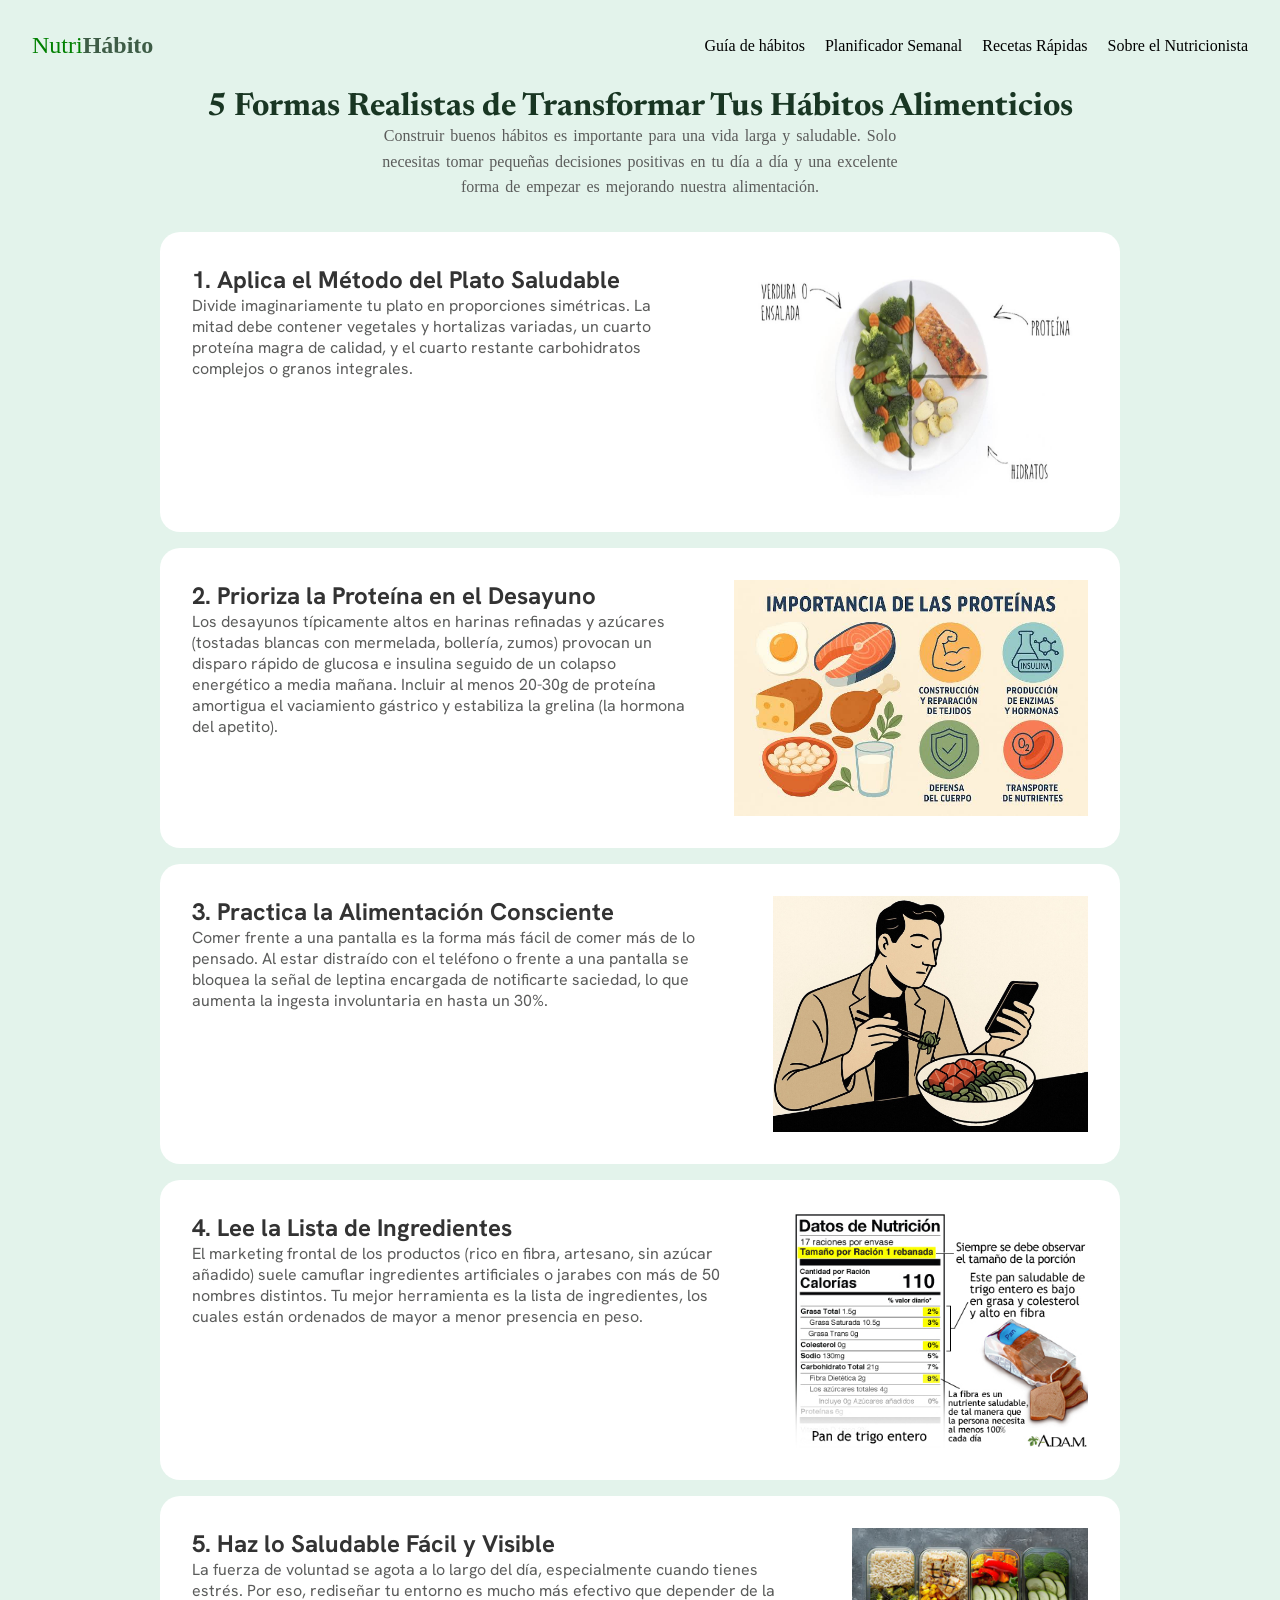
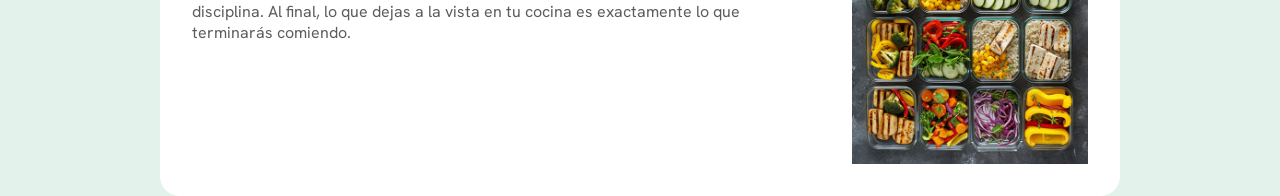
<file: index.html>
<!DOCTYPE html>
<html lang="en">
    
<style>
    @import url('https://fonts.googleapis.com/css2?family=Great+Vibes&family=Hanken+Grotesk:ital,wght@0,100..900;1,100..900&display=swap');
    @import url('https://fonts.googleapis.com/css2?family=Great+Vibes&family=Hanken+Grotesk:ital,wght@0,100..900;1,100..900&family=Newsreader:ital,opsz,wght@0,6..72,200..800;1,6..72,200..800&display=swap');
</style>
<head>
    <meta charset="UTF-8">
    <meta name="viewport" content="width=device-width, initial-scale=1.0">
    <link href="alimentacion_sana.css" rel="stylesheet" />
    <title>Alimentación Sana</title>
</head>

<body>
    <header>
        <p id="logo_tipo">Nutri<span>Hábito</p>
        </p>
        <nav>
            <a href="">Guía de hábitos</a>
            <a href="">Planificador Semanal</a>
            <a href="">Recetas Rápidas</a>
            <a href="">Sobre el Nutricionista</a>
        </nav>
    </header>
    <div id="titulo_pagina">
        <h1>5 Formas Realistas de Transformar Tus Hábitos Alimenticios</h1>
        <p>
            Construir buenos hábitos es importante para una vida larga y saludable. Solo necesitas tomar pequeñas decisiones
            positivas en tu día a día y una excelente forma de empezar es mejorando nuestra alimentación.
    </div>
    <div id="contenido_principal">
        <article class="articulos">
            <div>
                <h2>1. Aplica el Método del Plato Saludable</h2>
                <p>
                    Divide imaginariamente tu plato en proporciones simétricas.
                    La mitad debe contener vegetales y hortalizas variadas, un cuarto proteína magra de calidad, y el cuarto restante
                    carbohidratos complejos o granos integrales.
                </p>
            </div>
            <img src="./Imagenes/metodo_plato_saludable.jpg"/>
        </article>
        <article class="articulos">
            <div>
                <h2>2. Prioriza la Proteína en el Desayuno</h2>
                <p>
                    Los desayunos típicamente altos en harinas refinadas y azúcares (tostadas blancas con mermelada, bollería, zumos) 
                    provocan un disparo rápido de glucosa e insulina seguido de un colapso energético a media mañana. Incluir al 
                    menos 20-30g de proteína amortigua el vaciamiento gástrico y estabiliza la grelina (la hormona del apetito).
                </p>
            </div>
            <img src="./Imagenes/importancia_proteinas.jpg"/>
        </article>
        <article class="articulos">
            <div>
                <h2>3. Practica la Alimentación Consciente</h2>
                <p>
                    Comer frente a una pantalla es la forma más fácil de comer más de lo pensado.
                    Al estar distraído con el teléfono o frente a una pantalla se bloquea la señal de leptina encargada de notificarte saciedad, 
                    lo que aumenta la ingesta involuntaria en hasta un 30%. 
                </p>
            </div>
            <img src="./Imagenes/comer_con_pantalla.jpeg"/>
        </article>
        <article class="articulos">
            <div>
                <h2>4. Lee la Lista de Ingredientes</h2>
                <p>
                     El marketing frontal de los productos (rico en fibra, artesano, sin azúcar añadido) suele camuflar ingredientes artificiales o 
                     jarabes con más de 50 nombres distintos. Tu mejor herramienta es la lista de ingredientes, los cuales están ordenados de mayor a menor presencia en peso. 
                </p>
            </div>
            <img src="./Imagenes/leer_lista_ingredientes.jpg"/>
        </article>
        <article class="articulos">
            <div>
                <h2>5. Haz lo Saludable Fácil y Visible</h2>
                <p>
                     La fuerza de voluntad se agota a lo largo del día, 
                     especialmente cuando tienes estrés. Por eso, rediseñar tu entorno es mucho más efectivo que 
                     depender de la disciplina. Al final, lo que dejas a la vista en tu cocina es exactamente lo que terminarás comiendo.
            </div>
            <img src="./Imagenes/comida_visible.jpg"/>
        </article>
    </div>
</body>

</html>
</file>
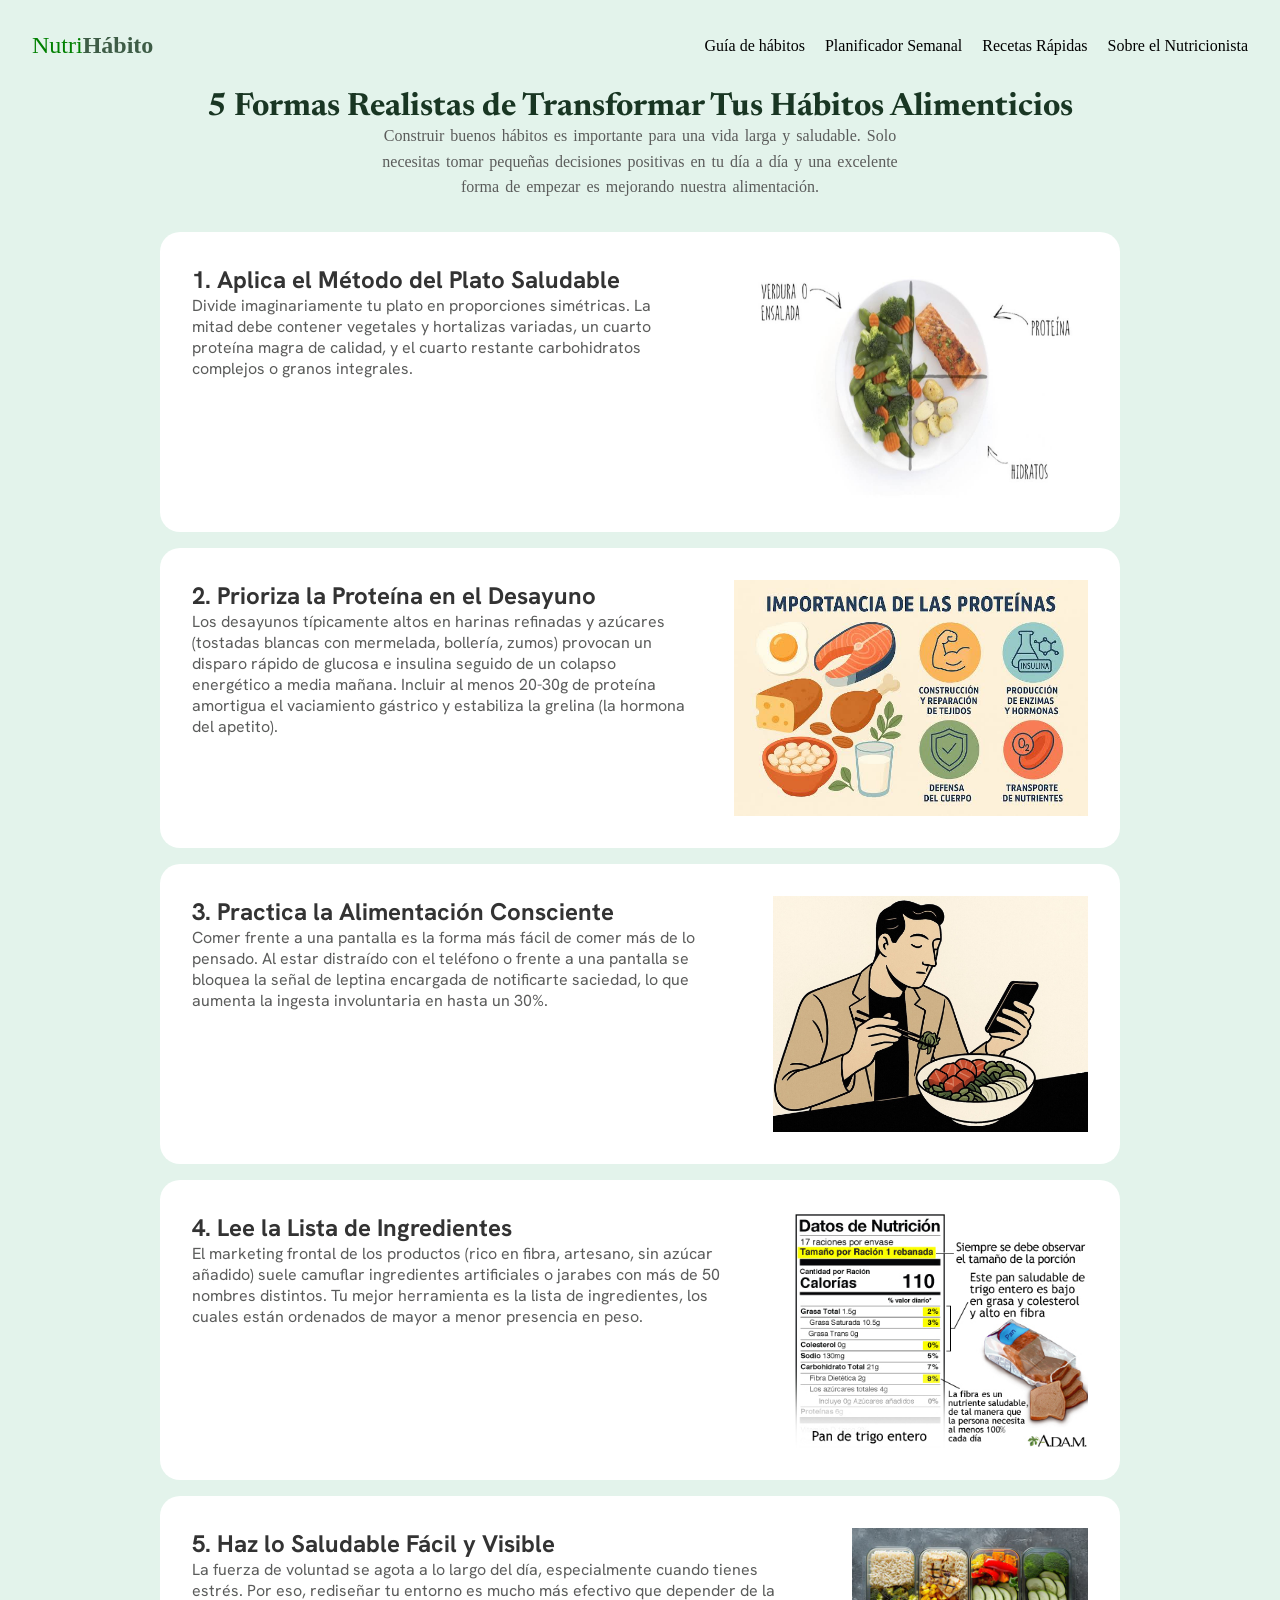
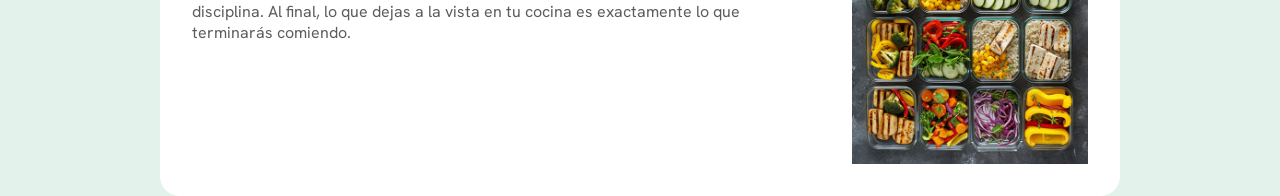
<file: alimentacion_sana.html>
<!DOCTYPE html>
<html lang="en">
    
<style>
    @import url('https://fonts.googleapis.com/css2?family=Great+Vibes&family=Hanken+Grotesk:ital,wght@0,100..900;1,100..900&display=swap');
    @import url('https://fonts.googleapis.com/css2?family=Great+Vibes&family=Hanken+Grotesk:ital,wght@0,100..900;1,100..900&family=Newsreader:ital,opsz,wght@0,6..72,200..800;1,6..72,200..800&display=swap');
</style>
<head>
    <meta charset="UTF-8">
    <meta name="viewport" content="width=device-width, initial-scale=1.0">
    <link href="alimentacion_sana.css" rel="stylesheet" />
    <title>Alimentación Sana</title>
</head>

<body>
    <header>
        <p id="logo_tipo">Nutri<span>Hábito</p>
        </p>
        <nav>
            <a href="">Guía de hábitos</a>
            <a href="">Planificador Semanal</a>
            <a href="">Recetas Rápidas</a>
            <a href="">Sobre el Nutricionista</a>
        </nav>
    </header>
    <div id="titulo_pagina">
        <h1>5 Formas Realistas de Transformar Tus Hábitos Alimenticios</h1>
        <p>
            Construir buenos hábitos es importante para una vida larga y saludable. Solo necesitas tomar pequeñas decisiones
            positivas en tu día a día y una excelente forma de empezar es mejorando nuestra alimentación.
    </div>
    <div id="contenido_principal">
        <article class="articulos">
            <div>
                <h2>1. Aplica el Método del Plato Saludable</h2>
                <p>
                    Divide imaginariamente tu plato en proporciones simétricas.
                    La mitad debe contener vegetales y hortalizas variadas, un cuarto proteína magra de calidad, y el cuarto restante
                    carbohidratos complejos o granos integrales.
                </p>
            </div>
            <img src="./Imagenes/metodo_plato_saludable.jpg"/>
        </article>
        <article class="articulos">
            <div>
                <h2>2. Prioriza la Proteína en el Desayuno</h2>
                <p>
                    Los desayunos típicamente altos en harinas refinadas y azúcares (tostadas blancas con mermelada, bollería, zumos) 
                    provocan un disparo rápido de glucosa e insulina seguido de un colapso energético a media mañana. Incluir al 
                    menos 20-30g de proteína amortigua el vaciamiento gástrico y estabiliza la grelina (la hormona del apetito).
                </p>
            </div>
            <img src="./Imagenes/importancia_proteinas.jpg"/>
        </article>
        <article class="articulos">
            <div>
                <h2>3. Practica la Alimentación Consciente</h2>
                <p>
                    Comer frente a una pantalla es la forma más fácil de comer más de lo pensado.
                    Al estar distraído con el teléfono o frente a una pantalla se bloquea la señal de leptina encargada de notificarte saciedad, 
                    lo que aumenta la ingesta involuntaria en hasta un 30%. 
                </p>
            </div>
            <img src="./Imagenes/comer_con_pantalla.jpeg"/>
        </article>
        <article class="articulos">
            <div>
                <h2>4. Lee la Lista de Ingredientes</h2>
                <p>
                     El marketing frontal de los productos (rico en fibra, artesano, sin azúcar añadido) suele camuflar ingredientes artificiales o 
                     jarabes con más de 50 nombres distintos. Tu mejor herramienta es la lista de ingredientes, los cuales están ordenados de mayor a menor presencia en peso. 
                </p>
            </div>
            <img src="./Imagenes/leer_lista_ingredientes.jpg"/>
        </article>
        <article class="articulos">
            <div>
                <h2>5. Haz lo Saludable Fácil y Visible</h2>
                <p>
                     La fuerza de voluntad se agota a lo largo del día, 
                     especialmente cuando tienes estrés. Por eso, rediseñar tu entorno es mucho más efectivo que 
                     depender de la disciplina. Al final, lo que dejas a la vista en tu cocina es exactamente lo que terminarás comiendo.
            </div>
            <img src="./Imagenes/comida_visible.jpg"/>
        </article>
    </div>
</body>

</html>
</file>
<file: alimentacion_sana.css>
* {
    margin: 0;
    padding: 0;
    box-sizing: border-box;
}

:root {
    --fondo: #e3f3eb;
    --logotipo: #3E5C46; 
    --encabezado: #193623;
    --texto-secundario: #5b5c5b;
    --texto-primario: #333333;
}

body {
    font-family: 'Segoe UI', 'Times New Roman', Arial;
    background-color: var(--fondo)
}

header {
    display: flex;
    margin: 2rem;
    justify-content: space-between;
    align-items: center;   
}

#logo_tipo {
    >span {
        color: var(--logotipo);
        font-weight: bold;
    }   

    font-size: 1.5rem;
    color: green;
}

nav > a {
    text-decoration: none;
    color: inherit;
    margin-left: 1rem;
}

#titulo_pagina {
    >h1 {
        text-align: center;
        font-family: 'Newsreader', 'Times New Roman', Arial;
        color: var(--encabezado);
    }

    p:nth-of-type(1) {
        margin: 0rem 20rem;
        text-align: center;
        color: var(--texto-secundario);
        word-spacing: 2px;
        line-height: 1.6;
    }

    margin: 2rem 3rem;
}

#contenido_principal {
    margin: 0rem 10rem;
}

.articulos {
    >img {
        max-width: 40%;
        height: auto;
    }

    >div>h2 {
        color: var(--texto-primario);
    }

    >div>p {
        color: var(--texto-secundario);
    }

    background-color: white;
    display: flex;
    padding: 2rem;
    border-radius: 20px;
    font-family: 'Hanken Grotesk', 'Times New Roman', Arial;
    margin-top: 1rem;
    gap: 3rem;
    height: 300px;
}
</file>
